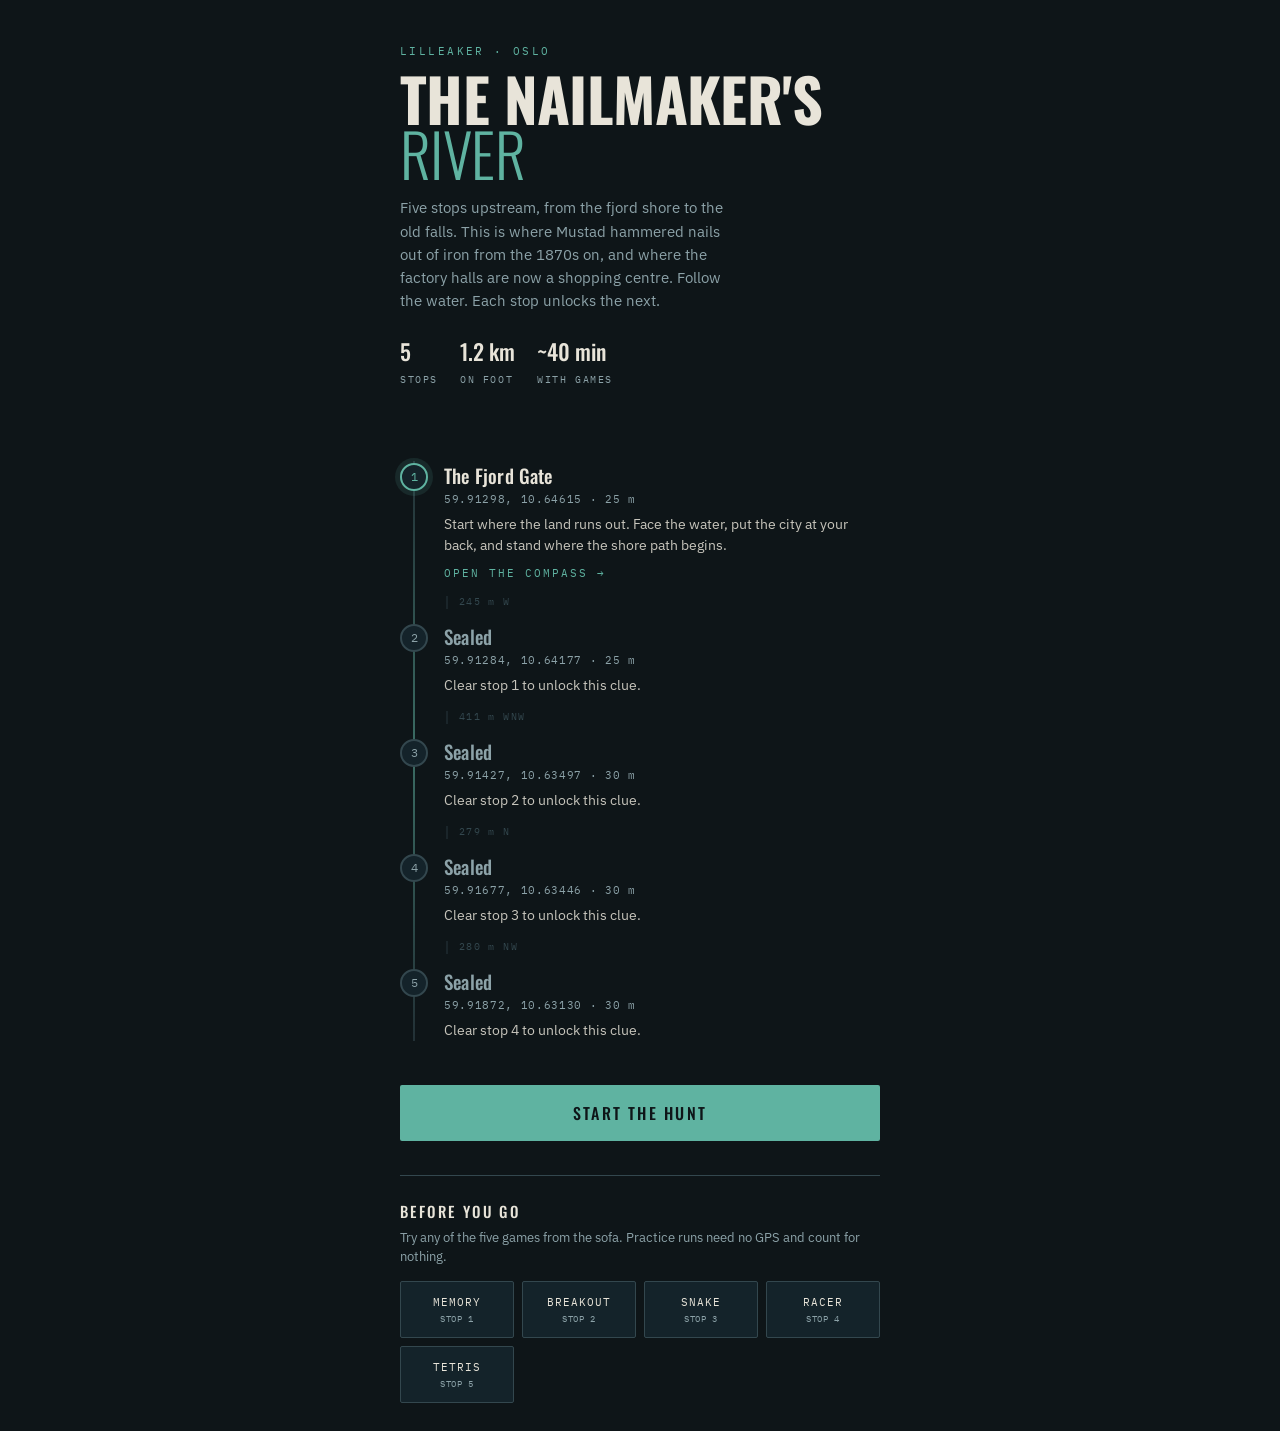
<file: index.html>
<!DOCTYPE html>
<html lang="en">
<head>
<meta charset="utf-8">
<meta name="viewport" content="width=device-width, initial-scale=1, viewport-fit=cover, user-scalable=no, maximum-scale=1">
<meta name="theme-color" content="#0E1518">
<meta name="apple-mobile-web-app-capable" content="yes">
<title>The Nailmaker's River — Lilleaker</title>
<link rel="preconnect" href="https://fonts.googleapis.com">
<link rel="preconnect" href="https://fonts.gstatic.com" crossorigin>
<link href="https://fonts.googleapis.com/css2?family=Oswald:wght@300;500;700&family=IBM+Plex+Sans:wght@400;500;600&family=IBM+Plex+Mono:wght@400;500&display=swap" rel="stylesheet">
<style>
/* ============================================================
   THE NAILMAKER'S RIVER — Fjordhunt Lilleaker
   Single file. No build step. No backend. No dependencies.
   ============================================================ */

:root{
  --ink:      #0E1518;   /* wet slate */
  --river:    #14232A;   /* deep river */
  --iron:     #24343A;   /* cold iron */
  --edge:     #33474E;   /* hairline */
  --verd:     #5FB3A1;   /* oxidised copper — primary */
  --brass:    #C9922F;   /* nail brass — locked / warning */
  --bone:     #E8E4D9;   /* birch */
  --mute:     #8CA2A8;
  --danger:   #D96A5B;
  --pad-safe: env(safe-area-inset-bottom, 0px);
}

*{ box-sizing:border-box; -webkit-tap-highlight-color:transparent; }
html,body{ margin:0; padding:0; height:100%; background:var(--ink); }
body{
  font-family:"IBM Plex Sans",system-ui,-apple-system,sans-serif;
  color:var(--bone);
  overscroll-behavior:none;
  -webkit-font-smoothing:antialiased;
}
button{ font:inherit; color:inherit; border:0; background:none; cursor:pointer; }
canvas{ display:block; touch-action:none; }

#app{ min-height:100%; display:flex; flex-direction:column; }

/* ---------- type ---------- */
.display{ font-family:"Oswald",sans-serif; font-weight:500; letter-spacing:.01em; line-height:1.02; }
.eyebrow{
  font-family:"IBM Plex Mono",monospace; font-size:11px; letter-spacing:.22em;
  text-transform:uppercase; color:var(--verd);
}
.mono{ font-family:"IBM Plex Mono",monospace; }

/* ---------- shell ---------- */
.wrap{ width:100%; max-width:520px; margin:0 auto; padding:0 20px; }
.screen{ flex:1; display:flex; flex-direction:column; padding-bottom:calc(28px + var(--pad-safe)); }

/* ---------- home hero ---------- */
.hero{ padding:44px 0 26px; }
.hero h1{
  font-family:"Oswald",sans-serif; font-weight:700; font-size:clamp(38px,13vw,60px);
  line-height:.92; margin:12px 0 0; text-transform:uppercase; letter-spacing:-.01em;
}
.hero h1 em{ display:block; font-style:normal; font-weight:300; color:var(--verd); }
.hero p{ color:var(--mute); font-size:15px; line-height:1.55; margin:16px 0 0; max-width:38ch; }

.facts{ display:flex; gap:22px; margin-top:22px; flex-wrap:wrap; }
.fact b{ display:block; font-family:"Oswald",sans-serif; font-weight:500; font-size:22px; }
.fact span{ font-family:"IBM Plex Mono",monospace; font-size:10px; letter-spacing:.16em;
  text-transform:uppercase; color:var(--mute); }

/* ---------- SIGNATURE: the river ledger ---------- */
.ledger{ margin:34px 0 0; position:relative; }
.ledger::before{
  content:""; position:absolute; left:13px; top:14px; bottom:14px; width:2px;
  background:linear-gradient(180deg,var(--edge),var(--verd),var(--edge)); opacity:.55;
}
.stopcard{
  position:relative; display:flex; gap:16px; align-items:flex-start;
  padding:14px 0; text-align:left; width:100%;
}
.rivet{
  flex:0 0 28px; height:28px; border-radius:50%; margin-top:2px; position:relative; z-index:1;
  border:2px solid var(--edge); background:var(--river);
  display:grid; place-items:center;
  font-family:"IBM Plex Mono",monospace; font-size:12px; color:var(--mute);
}
.stopcard[data-state="active"] .rivet{ border-color:var(--verd); color:var(--verd); box-shadow:0 0 0 5px rgba(95,179,161,.13); }
.stopcard[data-state="done"] .rivet{ border-color:var(--brass); background:var(--brass); color:var(--ink); }
.sc-body{ flex:1; min-width:0; }
.sc-name{ font-family:"Oswald",sans-serif; font-weight:500; font-size:19px; letter-spacing:.01em; }
.stopcard[data-state="locked"] .sc-name{ color:var(--mute); }
.sc-meta{ font-family:"IBM Plex Mono",monospace; font-size:11px; color:var(--mute); margin-top:3px; letter-spacing:.06em; }
.sc-clue{ font-size:14px; line-height:1.5; color:var(--bone); margin-top:8px; opacity:.85; }
.sc-go{ font-family:"IBM Plex Mono",monospace; font-size:11px; letter-spacing:.18em;
  text-transform:uppercase; color:var(--verd); margin-top:10px; display:inline-block; }
.leg{ font-family:"IBM Plex Mono",monospace; font-size:10px; letter-spacing:.14em;
  color:var(--edge); padding-left:44px; }

/* ---------- buttons ---------- */
.btn{
  display:block; width:100%; padding:16px; border-radius:2px; text-align:center;
  font-family:"Oswald",sans-serif; font-weight:500; font-size:16px;
  letter-spacing:.14em; text-transform:uppercase;
  background:var(--verd); color:var(--ink);
  transition:transform .12s ease, opacity .12s ease;
}
.btn:active{ transform:scale(.985); }
.btn.ghost{ background:none; color:var(--bone); border:1px solid var(--edge); }
.btn.brass{ background:var(--brass); }
.btn:disabled{ opacity:.35; }
.btn-row{ display:flex; gap:10px; }
.btn-row .btn{ flex:1; }

/* ---------- top bar ---------- */
.topbar{
  display:flex; align-items:center; justify-content:space-between; gap:12px;
  padding:calc(14px + env(safe-area-inset-top,0px)) 20px 14px;
  border-bottom:1px solid var(--edge);
}
.topbar .back{ font-family:"IBM Plex Mono",monospace; font-size:12px; letter-spacing:.14em;
  text-transform:uppercase; color:var(--mute); }
.topbar .ttl{ font-family:"Oswald",sans-serif; font-weight:500; font-size:16px;
  letter-spacing:.06em; text-transform:uppercase; }

/* ---------- AR view ---------- */
.arwrap{ position:relative; flex:1; background:#000; overflow:hidden; }
#arcanvas{ position:absolute; inset:0; width:100%; height:100%; }
.arhud{
  position:absolute; left:0; right:0; bottom:0; padding:16px 20px calc(18px + var(--pad-safe));
  background:linear-gradient(180deg,transparent,rgba(14,21,24,.92)38%);
}
.readout{ display:flex; align-items:baseline; gap:10px; }
.readout .dist{ font-family:"Oswald",sans-serif; font-weight:700; font-size:44px; line-height:1; }
.readout .unit{ font-family:"IBM Plex Mono",monospace; font-size:12px; color:var(--mute); letter-spacing:.14em; }
.readout .acc{ margin-left:auto; font-family:"IBM Plex Mono",monospace; font-size:10px;
  color:var(--mute); letter-spacing:.1em; text-align:right; }
.arnote{ font-size:13px; color:var(--mute); margin:8px 0 14px; line-height:1.45; }
.chip{
  position:absolute; top:16px; left:50%; transform:translateX(-50%);
  font-family:"IBM Plex Mono",monospace; font-size:11px; letter-spacing:.16em; text-transform:uppercase;
  background:rgba(14,21,24,.78); border:1px solid var(--edge); color:var(--bone);
  padding:7px 14px; border-radius:2px; white-space:nowrap;
}
.chip.here{ border-color:var(--verd); color:var(--verd); }

/* ---------- games ---------- */
.gamewrap{ flex:1; display:flex; flex-direction:column; padding:16px 20px calc(16px + var(--pad-safe)); }
.ghud{
  display:flex; align-items:center; gap:14px; margin-bottom:14px;
  font-family:"IBM Plex Mono",monospace; font-size:11px; letter-spacing:.12em;
  text-transform:uppercase; color:var(--mute);
}
.ghud b{ color:var(--bone); font-weight:500; }
.ghud .spacer{ flex:1; }
.nextbox{ display:flex; align-items:center; gap:8px; }
#nextcv{ width:56px; height:40px; border:1px solid var(--edge); background:var(--river); }
.screen.fixed{ height:100vh; height:100dvh; max-height:100dvh; overflow:hidden; }
.stage{ flex:1; display:grid; place-items:center; min-height:0; overflow:hidden; }
.stage canvas{ background:var(--river); border:1px solid var(--edge); max-width:100%; }

.toast{
  position:fixed; left:50%; bottom:calc(120px + var(--pad-safe)); transform:translateX(-50%);
  background:var(--danger); color:#150C0A; padding:10px 18px; border-radius:2px;
  font-family:"IBM Plex Mono",monospace; font-size:11px; letter-spacing:.12em;
  text-transform:uppercase; z-index:60; pointer-events:none;
  animation:toastin .28s ease;
}
@keyframes toastin{ from{ opacity:0; transform:translate(-50%,8px);} to{ opacity:1; transform:translate(-50%,0);} }

/* control pad — touch-action none is load-bearing on Android */
.pad{ margin-top:14px; touch-action:none; user-select:none; -webkit-user-select:none; }
.padrow{ display:flex; gap:8px; margin-top:8px; }
.key{
  flex:1; padding:16px 0; border:1px solid var(--edge); background:var(--river);
  border-radius:2px; text-align:center; font-size:20px; line-height:1;
  color:var(--bone); touch-action:none;
}
.key:active{ background:var(--iron); border-color:var(--verd); }
.key.wide{ flex:2; font-family:"IBM Plex Mono",monospace; font-size:12px; letter-spacing:.16em; }

/* memory grid */
.mgrid{ display:grid; grid-template-columns:repeat(3,1fr); gap:10px; width:100%; max-width:340px; }
.mcard{
  aspect-ratio:3/4; border:1px solid var(--edge); background:var(--river); border-radius:2px;
  display:grid; place-items:center; font-size:30px; transition:background .16s, border-color .16s;
}
.mcard[data-up="1"]{ background:var(--iron); border-color:var(--verd); }
.mcard[data-done="1"]{ background:rgba(201,146,47,.16); border-color:var(--brass); }
.mcard .face{ visibility:hidden; }           /* iOS-safe: opacity/color:transparent fails on emoji */
.mcard[data-up="1"] .face,
.mcard[data-done="1"] .face{ visibility:visible; }

/* ---------- practice ---------- */
.trybox{ margin-top:34px; border-top:1px solid var(--edge); padding-top:24px; }
.trybox h3{ font-family:"Oswald",sans-serif; font-weight:500; font-size:15px;
  letter-spacing:.16em; text-transform:uppercase; margin:0 0 6px; }
.trybox p{ color:var(--mute); font-size:13px; line-height:1.5; margin:0 0 14px; }
.trylist{ display:grid; grid-template-columns:repeat(auto-fit,minmax(92px,1fr)); gap:8px; }
.trykey{
  padding:13px 6px; border:1px solid var(--edge); background:var(--river); border-radius:2px;
  font-family:"IBM Plex Mono",monospace; font-size:11px; letter-spacing:.1em;
  text-transform:uppercase; color:var(--bone); text-align:center;
}
.trykey:active{ border-color:var(--verd); color:var(--verd); }
.trykey span{ display:block; font-size:9px; color:var(--mute); margin-top:4px; letter-spacing:.08em; }
.pbanner{
  font-family:"IBM Plex Mono",monospace; font-size:10px; letter-spacing:.16em;
  text-transform:uppercase; color:var(--brass); border:1px dashed rgba(201,146,47,.5);
  padding:7px 10px; border-radius:2px; margin-bottom:12px; text-align:center;
}

/* ---------- win ---------- */
.win{ flex:1; display:flex; flex-direction:column; justify-content:center; padding:0 20px calc(30px + var(--pad-safe)); }
.win h2{ font-family:"Oswald",sans-serif; font-weight:700; font-size:40px; text-transform:uppercase;
  margin:0 0 6px; line-height:1; }
.win p{ color:var(--mute); line-height:1.6; margin:0 0 26px; font-size:15px; }
.win .nextclue{
  border-left:2px solid var(--verd); padding:12px 0 12px 16px; margin:0 0 26px;
  font-size:16px; line-height:1.55; color:var(--bone);
}

@media (prefers-reduced-motion: reduce){
  *{ animation-duration:.001s !important; transition-duration:.001s !important; }
}
</style>
</head>
<body>
<div id="app"></div>

<script>
/* ============================================================
   YOUR HUNT — EDIT THIS
   ------------------------------------------------------------
   NOTE ON LOCAL FACTS: the clue text below leans on the area's
   industrial history (Mustad's nail works on the Lysakerelva
   from the 1870s; CC Vest opened 1989 in the old factory halls;
   the tram reached Lilleaker in 1919). Walk the route once and
   check each clue actually matches what a player can see.
   ============================================================ */

const HUNT = {
  id: 'lilleaker-01',          // <- storage key namespace. Change per city/hunt.
  title: "The Nailmaker's",
  titleEm: "River",
  region: "Lilleaker · Oslo",
  intro: "Five stops upstream, from the fjord shore to the old falls. " +
         "This is where Mustad hammered nails out of iron from the 1870s on, " +
         "and where the factory halls are now a shopping centre. " +
         "Follow the water. Each stop unlocks the next.",

  stops: [
    {
      name: "The Fjord Gate",
      lat: 59.9129802, lng: 10.6461523, radius: 25,
      clue: "Start where the land runs out. Face the water, put the city at your back, and stand where the shore path begins.",
      game: "memory",
      symbols: ["⚓","🔩","🪵","🐟","🧭","🔥"]
    },
    {
      name: "The Shore Line",
      lat: 59.9128375, lng: 10.6417665, radius: 25,
      clue: "Head west along the water, about 245 metres — three or four minutes. Stop when the path bends and the road noise rises.",
      game: "breakout",
      rows: 4
    },
    {
      name: "The River Mouth",
      lat: 59.9142695, lng: 10.6349685, radius: 30,
      clue: "Keep west-northwest, roughly 410 metres. You're looking for the point where the Lysakerelva finally reaches the fjord.",
      game: "snake",
      food: 8
    },
    {
      name: "The Factory Yard",
      lat: 59.9167688, lng: 10.6344642, radius: 30,
      clue: "Now turn upstream and go north, about 280 metres. Walk into the ground the nail works once filled.",
      game: "racer",
      goal: 1500
    },
    {
      name: "The Old Falls",
      lat: 59.9187201, lng: 10.6312979, radius: 30,
      clue: "Last leg: northwest, 280 metres, still following the river. Listen for it before you see it.",
      game: "tetris",
      lines: 7
    }
  ],

  outro: "That's the whole river. Five stops, about 1.2 kilometres, " +
         "and roughly a century and a half of iron behind you."
};

/* ============================================================
   NOTHING BELOW HERE NEEDS EDITING
   ============================================================ */

/* ---------- storage (hunt-scoped: fixes cross-hunt bleed on shared origins) ---------- */
const SKEY = 'fjordhunt:' + HUNT.id + ':v2';
function loadState(){
  try { const s = JSON.parse(localStorage.getItem(SKEY)); if (s && typeof s.cleared === 'number') return s; }
  catch(e){}
  return { cleared: 0 };
}
function saveState(s){ try{ localStorage.setItem(SKEY, JSON.stringify(s)); }catch(e){} }
let STATE = loadState();

const GAME_NAMES = { memory:'Memory', breakout:'Breakout', snake:'Snake', racer:'Racer', tetris:'Tetris' };

/* ---------- geo maths ---------- */
const R_EARTH = 6371000;
const rad = d => d * Math.PI / 180;
const deg = r => r * 180 / Math.PI;

function haversine(a1,o1,a2,o2){
  const dLat = rad(a2-a1), dLng = rad(o2-o1);
  const s = Math.sin(dLat/2)**2 + Math.cos(rad(a1))*Math.cos(rad(a2))*Math.sin(dLng/2)**2;
  return 2 * R_EARTH * Math.asin(Math.min(1, Math.sqrt(s)));
}
function bearing(a1,o1,a2,o2){
  const y = Math.sin(rad(o2-o1)) * Math.cos(rad(a2));
  const x = Math.cos(rad(a1))*Math.sin(rad(a2)) - Math.sin(rad(a1))*Math.cos(rad(a2))*Math.cos(rad(o2-o1));
  return (deg(Math.atan2(y,x)) + 360) % 360;
}
function legInfo(a,b){
  const d = haversine(a.lat,a.lng,b.lat,b.lng);
  const br = bearing(a.lat,a.lng,b.lat,b.lng);
  const names = ['N','NNE','NE','ENE','E','ESE','SE','SSE','S','SSW','SW','WSW','W','WNW','NW','NNW'];
  return { m: Math.round(d), dir: names[Math.round(br/22.5) % 16] };
}

/* ---------- tiny DOM helpers ---------- */
const app = document.getElementById('app');
function el(tag, cls, html){
  const n = document.createElement(tag);
  if (cls) n.className = cls;
  if (html != null) n.innerHTML = html;
  return n;
}
function toast(msg, ms){
  const t = el('div','toast', msg);
  document.body.appendChild(t);
  setTimeout(()=>t.remove(), ms || 1600);
}
function fitCanvas(cv, cssW, cssH){
  const dpr = Math.min(window.devicePixelRatio || 1, 2);
  cv.style.width = cssW + 'px';
  cv.style.height = cssH + 'px';
  cv.width = Math.round(cssW * dpr);
  cv.height = Math.round(cssH * dpr);
  const ctx = cv.getContext('2d');
  ctx.setTransform(dpr,0,0,dpr,0,0);
  return ctx;
}
/* press-and-hold repeater for game keys */
function holdKey(node, fn, first, rep){
  first = first || 150; rep = rep || 60;
  let t1=null, t2=null;
  const start = e => {
    e.preventDefault();                  // kills Android double-tap zoom
    fn();
    t1 = setTimeout(()=>{ t2 = setInterval(fn, rep); }, first);
  };
  const stop = () => { clearTimeout(t1); clearInterval(t2); t1=t2=null; };
  node.addEventListener('touchstart', start, {passive:false});
  node.addEventListener('touchend', stop);
  node.addEventListener('touchcancel', stop);
  node.addEventListener('mousedown', start);
  window.addEventListener('mouseup', stop);
  return () => { stop(); };
}

/* ============================================================
   ROUTER
   ============================================================ */
let teardown = null;
function go(hash){ location.hash = hash; }
function route(){
  if (teardown){ try{ teardown(); }catch(e){} teardown = null; }
  app.innerHTML = '';
  const h = location.hash || '#/';
  let m;
  if ((m = h.match(/^#\/stop\/(\d+)/)))      viewStop(+m[1]);
  else if ((m = h.match(/^#\/game\/(\d+)/))) viewGame(+m[1], false);
  else if ((m = h.match(/^#\/try\/(\d+)/)))  viewGame(+m[1], true);
  else if (h === '#/done')                   viewDone();
  else                                       viewHome();
  window.scrollTo(0,0);
}
window.addEventListener('hashchange', route);

/* ============================================================
   HOME
   ============================================================ */
function viewHome(){
  const scr = el('div','screen');
  const w   = el('div','wrap');

  const hero = el('div','hero');
  hero.appendChild(el('div','eyebrow', HUNT.region));
  hero.appendChild(el('h1', null, HUNT.title + '<em>' + HUNT.titleEm + '</em>'));
  hero.appendChild(el('p', null, HUNT.intro));

  const total = HUNT.stops.reduce((s,_,i)=> i ? s + haversine(
    HUNT.stops[i-1].lat, HUNT.stops[i-1].lng, HUNT.stops[i].lat, HUNT.stops[i].lng) : 0, 0);
  const facts = el('div','facts');
  [[HUNT.stops.length,'stops'],[ (total/1000).toFixed(1)+' km','on foot'],['~40 min','with games']]
    .forEach(([b,s])=>{
      const f = el('div','fact'); f.appendChild(el('b',null,b)); f.appendChild(el('span',null,s)); facts.appendChild(f);
    });
  hero.appendChild(facts);
  w.appendChild(hero);

  /* --- signature: the river ledger --- */
  const led = el('div','ledger');
  HUNT.stops.forEach((st,i)=>{
    const done   = i < STATE.cleared;
    const active = i === STATE.cleared;
    const state  = done ? 'done' : active ? 'active' : 'locked';

    const card = el('button','stopcard');
    card.dataset.state = state;
    card.appendChild(el('div','rivet', done ? '&#10003;' : String(i+1)));

    const body = el('div','sc-body');
    body.appendChild(el('div','sc-name', done || active ? st.name : 'Sealed'));
    body.appendChild(el('div','sc-meta', st.lat.toFixed(5) + ', ' + st.lng.toFixed(5) + ' · ' + st.radius + ' m'));
    if (active){
      body.appendChild(el('div','sc-clue', st.clue));
      body.appendChild(el('div','sc-go', 'Open the compass &#8594;'));
    } else if (done){
      body.appendChild(el('div','sc-clue', 'Cleared.'));
    } else {
      body.appendChild(el('div','sc-clue', 'Clear stop ' + i + ' to unlock this clue.'));
    }
    card.appendChild(body);

    if (done || active) card.addEventListener('click', ()=> go('#/stop/' + (i+1)));
    else card.addEventListener('click', ()=> toast('Locked'));
    led.appendChild(card);

    if (i < HUNT.stops.length - 1){
      const L = legInfo(st, HUNT.stops[i+1]);
      led.appendChild(el('div','leg', '│ ' + L.m + ' m ' + L.dir));
    }
  });
  w.appendChild(led);

  const actions = el('div', null);
  actions.style.marginTop = '30px';
  if (STATE.cleared >= HUNT.stops.length){
    const b = el('button','btn brass','Hunt complete');
    b.addEventListener('click', ()=> go('#/done'));
    actions.appendChild(b);
  } else {
    const b = el('button','btn', STATE.cleared === 0 ? 'Start the hunt' : 'Continue · stop ' + (STATE.cleared+1));
    b.addEventListener('click', ()=> go('#/stop/' + (STATE.cleared+1)));
    actions.appendChild(b);
  }
  if (STATE.cleared > 0){
    const r = el('button','btn ghost','Reset progress');
    r.style.marginTop = '10px';
    r.addEventListener('click', ()=>{
      if (confirm('Wipe progress for this hunt and start from stop 1?')){
        STATE = { cleared: 0 }; saveState(STATE); route();
      }
    });
    actions.appendChild(r);
  }
  w.appendChild(actions);

  const tb = el('div','trybox');
  tb.appendChild(el('h3', null, 'Before you go'));
  tb.appendChild(el('p', null, 'Try any of the five games from the sofa. ' +
    'Practice runs need no GPS and count for nothing.'));
  const tl = el('div','trylist');
  HUNT.stops.forEach((st,i)=>{
    const b = el('button','trykey',
      (GAME_NAMES[st.game] || st.game) + '<span>Stop ' + (i+1) + '</span>');
    b.addEventListener('click', ()=> go('#/try/' + (i+1)));
    tl.appendChild(b);
  });
  tb.appendChild(tl);
  w.appendChild(tb);

  scr.appendChild(w);
  app.appendChild(scr);
}

/* ============================================================
   STOP — camera + compass + GPS + the pin
   ============================================================ */
function viewStop(n){
  const idx  = n - 1;
  const stop = HUNT.stops[idx];
  if (!stop) return go('#/');

  const scr = el('div','screen fixed');
  scr.style.paddingBottom = '0';

  const bar  = el('div','topbar');
  const back = el('button','back','&#8592; Route');
  back.addEventListener('click', ()=> go('#/'));
  bar.appendChild(back);
  bar.appendChild(el('div','ttl','Stop ' + n));
  bar.appendChild(el('div','back','&nbsp;'));
  scr.appendChild(bar);

  const arw = el('div','arwrap');
  const cv  = el('canvas'); cv.id = 'arcanvas';
  arw.appendChild(cv);

  const chip = el('div','chip','Locating…');
  arw.appendChild(chip);

  const hud = el('div','arhud');
  const ro  = el('div','readout');
  const dist = el('div','dist','—'); const unit = el('div','unit','METRES AWAY');
  const acc  = el('div','acc','gps —<br>compass —');
  ro.appendChild(dist); ro.appendChild(unit); ro.appendChild(acc);
  hud.appendChild(ro);
  const note = el('div','arnote', stop.clue);
  hud.appendChild(note);

  const enable = el('button','btn ghost','Turn on camera &amp; compass');
  const begin  = el('button','btn','Begin the challenge');
  begin.style.display = 'none';
  hud.appendChild(enable);
  hud.appendChild(begin);
  const tryBtn = el('button','btn ghost','Practice this game');
  tryBtn.style.marginTop = '10px'; tryBtn.style.padding = '11px'; tryBtn.style.fontSize = '13px';
  tryBtn.addEventListener('click', ()=> go('#/try/' + n));
  hud.appendChild(tryBtn);
  arw.appendChild(hud);
  scr.appendChild(arw);
  app.appendChild(scr);

  begin.addEventListener('click', ()=> go('#/game/' + n));

  /* ---- live state ---- */
  let heading = null, hasAbsolute = false, smoothX = 0, smoothY = 0, smoothInit = false;
  let pos = null, distM = null, inRange = false, wasInRange = false;
  let video = null, stream = null, camOn = false, raf = 0, watchId = 0, alive = true;
  let landT = 0;   // pin landing animation clock

  /* ---- compass ---- */
  function pushHeading(h){
    const r = rad(h), x = Math.cos(r), y = Math.sin(r);
    if (!smoothInit){ smoothX = x; smoothY = y; smoothInit = true; }
    else { smoothX += (x - smoothX) * 0.18; smoothY += (y - smoothY) * 0.18; }
    heading = (deg(Math.atan2(smoothY, smoothX)) + 360) % 360;
  }
  function screenAngle(){
    if (screen.orientation && typeof screen.orientation.angle === 'number') return screen.orientation.angle;
    return window.orientation || 0;
  }
  // Separate handlers with hasAbsolute gating — feeding both into one variable
  // makes Android compasses flicker between two unrelated headings.
  function onAbsolute(e){
    if (e.alpha == null) return;
    hasAbsolute = true;
    pushHeading((360 - e.alpha + screenAngle()) % 360);
  }
  function onOrientation(e){
    if (typeof e.webkitCompassHeading === 'number' && !isNaN(e.webkitCompassHeading)){
      pushHeading(e.webkitCompassHeading);       // iOS is already true-north, no screen comp
      return;
    }
    if (hasAbsolute) return;
    if (e.absolute && e.alpha != null) pushHeading((360 - e.alpha + screenAngle()) % 360);
  }

  async function enableSensors(){
    enable.disabled = true; enable.textContent = 'Starting…';
    // iOS 13+ gates motion sensors behind an explicit gesture-bound permission call
    try{
      if (typeof DeviceOrientationEvent !== 'undefined' &&
          typeof DeviceOrientationEvent.requestPermission === 'function'){
        await DeviceOrientationEvent.requestPermission();
      }
    }catch(e){}
    window.addEventListener('deviceorientationabsolute', onAbsolute);
    window.addEventListener('deviceorientation', onOrientation);

    try{
      stream = await navigator.mediaDevices.getUserMedia({
        video:{ facingMode:{ ideal:'environment' } }, audio:false });
      video = document.createElement('video');
      video.setAttribute('playsinline',''); video.setAttribute('muted','');
      video.playsInline = true; video.muted = true; video.srcObject = stream;
      await video.play();
      camOn = true;
    }catch(e){
      camOn = false;
      toast('No camera — compass still works', 2200);
    }
    enable.style.display = 'none';
  }
  enable.addEventListener('click', enableSensors);

  /* ---- GPS ---- */
  if (navigator.geolocation){
    watchId = navigator.geolocation.watchPosition(p=>{
      pos = p;
      distM = haversine(p.coords.latitude, p.coords.longitude, stop.lat, stop.lng);
      inRange = distM <= stop.radius;
      if (inRange && !wasInRange){ wasInRange = true; landT = 0; if (navigator.vibrate) navigator.vibrate([30,60,30]); }
      if (!inRange) wasInRange = false;
    }, err=>{
      chip.textContent = err.code === 1 ? 'Location blocked' : 'No GPS fix yet';
    }, { enableHighAccuracy:true, maximumAge:1000, timeout:20000 });
  }

  /* ---- the pin: a map-marker teardrop, drawn on the 2D canvas ---- */
  function drawPin(ctx, x, yTip, r, fill, planted){
    const d  = r * 2.6;                    // tip sits this far below the head centre
    const cy = yTip - d;
    const k  = Math.sqrt(1 - (r*r)/(d*d)); // tangent geometry from tip to head circle
    const a0 = Math.atan2(r/d,  k);
    const a1 = Math.atan2(r/d, -k);

    // ground shadow
    ctx.save();
    ctx.globalAlpha = planted ? 0.5 : 0.28;
    ctx.fillStyle = '#000';
    ctx.beginPath(); ctx.ellipse(x, yTip + 3, r * 0.85, r * 0.26, 0, 0, Math.PI*2); ctx.fill();
    ctx.restore();

    // body
    ctx.save();
    ctx.shadowColor = 'rgba(0,0,0,.55)'; ctx.shadowBlur = 14; ctx.shadowOffsetY = 4;
    ctx.beginPath();
    ctx.moveTo(x, yTip);
    ctx.lineTo(x + r*k, cy + r*r/d);
    ctx.arc(x, cy, r, a0, a1, true);
    ctx.closePath();
    ctx.fillStyle = fill; ctx.fill();
    ctx.restore();

    // rim + hole
    ctx.lineWidth = Math.max(1.5, r*0.09);
    ctx.strokeStyle = 'rgba(0,0,0,.28)';
    ctx.beginPath(); ctx.arc(x, cy, r*0.99, 0, Math.PI*2); ctx.stroke();
    ctx.beginPath(); ctx.arc(x, cy, r*0.40, 0, Math.PI*2);
    ctx.fillStyle = '#0E1518'; ctx.fill();
  }

  /* the nav arrow: points at the bearing. 0deg = straight ahead. */
  function drawNavArrow(ctx, x, y, s, angleDeg, color){
    ctx.save();
    ctx.translate(x, y);
    ctx.rotate(rad(angleDeg));
    ctx.scale(1, 0.88);                       // slight ground-plane squash
    ctx.shadowColor = 'rgba(0,0,0,.5)'; ctx.shadowBlur = 12; ctx.shadowOffsetY = 4;
    ctx.beginPath();
    ctx.moveTo(0, -s);
    ctx.lineTo( s*0.78,  s*0.18);
    ctx.lineTo( s*0.30,  s*0.04);
    ctx.lineTo( s*0.30,  s*0.80);
    ctx.lineTo(-s*0.30,  s*0.80);
    ctx.lineTo(-s*0.30,  s*0.04);
    ctx.lineTo(-s*0.78,  s*0.18);
    ctx.closePath();
    ctx.fillStyle = color; ctx.fill();
    ctx.shadowColor = 'transparent';
    ctx.lineWidth = Math.max(1.5, s*0.06);
    ctx.strokeStyle = 'rgba(14,21,24,.45)'; ctx.stroke();
    ctx.restore();
  }

  /* ---- render loop ---- */
  const ctx = cv.getContext('2d');
  let dpr = 1;
  function resize(){
    const r = arw.getBoundingClientRect();
    dpr = Math.min(window.devicePixelRatio || 1, 2);
    cv.width  = Math.round(r.width  * dpr);
    cv.height = Math.round(r.height * dpr);
    ctx.setTransform(dpr,0,0,dpr,0,0);
    return r;
  }
  let box = resize();
  const onResize = () => { box = resize(); };
  window.addEventListener('resize', onResize);
  window.addEventListener('orientationchange', onResize);

  const HALF_FOV = 32;   // degrees either side of centre we treat as "on screen"

  function frame(ts){
    if (!alive) return;
    raf = requestAnimationFrame(frame);
    const W = box.width || cv.clientWidth, H = box.height || cv.clientHeight;
    if (!W || !H){ box = resize(); return; }

    // background: camera feed, or a dark sonar field if the camera is off
    if (camOn && video && video.readyState >= 2){
      const vw = video.videoWidth, vh = video.videoHeight;
      const s = Math.max(W/vw, H/vh);
      const dw = vw*s, dh = vh*s;
      ctx.drawImage(video, (W-dw)/2, (H-dh)/2, dw, dh);
      ctx.fillStyle = 'rgba(14,21,24,.18)'; ctx.fillRect(0,0,W,H);
    } else {
      const g = ctx.createRadialGradient(W/2,H*0.55,10,W/2,H*0.55,Math.max(W,H)*0.8);
      g.addColorStop(0,'#1B2C33'); g.addColorStop(1,'#0B1114');
      ctx.fillStyle = g; ctx.fillRect(0,0,W,H);
      ctx.strokeStyle = 'rgba(95,179,161,.10)'; ctx.lineWidth = 1;
      for (let i=1;i<=4;i++){
        ctx.beginPath(); ctx.arc(W/2, H*0.55, i*Math.min(W,H)*0.11, 0, Math.PI*2); ctx.stroke();
      }
    }

    // horizon tick line
    ctx.strokeStyle = 'rgba(232,228,217,.16)'; ctx.lineWidth = 1;
    ctx.beginPath(); ctx.moveTo(0,H*0.52); ctx.lineTo(W,H*0.52); ctx.stroke();

    if (pos == null){
      chip.textContent = 'Waiting for GPS…'; chip.className = 'chip';
    } else if (heading == null){
      chip.textContent = camOn ? 'Waiting for compass…' : 'Compass off';
      chip.className = 'chip';
    }

    if (pos){
      const brg = bearing(pos.coords.latitude, pos.coords.longitude, stop.lat, stop.lng);
      let delta = heading == null ? 0 : ((brg - heading + 540) % 360) - 180;

      const planted = inRange;
      const color   = planted ? '#5FB3A1' : '#C9922F';

      // pin size grows as you close in; caps so it never swamps the frame
      const near = distM == null ? 1 : Math.min(1, 40 / Math.max(distM, 8));
      let r = Math.min(W,H) * (0.045 + 0.075 * near);

      if (planted){
        // land it dead centre with a short settle bounce
        landT = Math.min(1, landT + 0.045);
        const ease = 1 - Math.pow(1 - landT, 3);
        const bounce = Math.sin(landT * Math.PI * 2) * (1 - landT) * 14;
        const yTip = H*0.52 + (1-ease) * -H*0.35 + bounce;
        // pulsing ring on the ground
        const p = (ts/900) % 1;
        ctx.save();
        ctx.globalAlpha = (1-p) * 0.6; ctx.strokeStyle = '#5FB3A1'; ctx.lineWidth = 2;
        ctx.beginPath(); ctx.ellipse(W/2, H*0.52+3, r*(0.9+p*2.6), r*(0.28+p*0.8), 0, 0, Math.PI*2); ctx.stroke();
        ctx.restore();
        drawPin(ctx, W/2, yTip, r*1.15, color, true);
        chip.textContent = "You're here · " + stop.name;
        chip.className = 'chip here';
      } else if (heading != null){
        // navigating: arrow rotates to the bearing and slides toward the side
        // the target is on. Behind you it simply points back down the screen.
        const t = Math.max(-1, Math.min(1, delta / HALF_FOV));
        const size = Math.min(W, H) * 0.125;
        const x = W/2 + t * (W/2 - size*1.5);
        const y = H*0.52 + Math.sin(ts/700) * 5;
        drawNavArrow(ctx, x, y, size, delta, '#C9922F');
        const off = Math.round(Math.abs(delta));
        if (off < 12)       chip.textContent = 'Straight ahead';
        else if (off > 150) chip.textContent = 'Turn around · ' + off + '°';
        else                chip.textContent = 'Turn ' + (delta > 0 ? 'right' : 'left') + ' · ' + off + '°';
        chip.className = 'chip';
      } else {
        drawNavArrow(ctx, W/2, H*0.52, Math.min(W,H)*0.125, 0, 'rgba(201,146,47,.38)');
        chip.textContent = 'Compass off — distance only';
        chip.className = 'chip';
      }

      // readout
      dist.textContent = distM == null ? '—' : (distM < 1000 ? Math.round(distM) : (distM/1000).toFixed(2));
      unit.textContent = distM != null && distM >= 1000 ? 'KM AWAY' : 'METRES AWAY';
      acc.innerHTML = 'gps ±' + Math.round(pos.coords.accuracy) + ' m<br>' +
                      (heading == null ? 'compass —' : 'heading ' + Math.round(heading) + '°');

      const show = inRange;
      begin.style.display = show ? 'block' : 'none';
      if (show) note.textContent = 'Look around you. ' + stop.name + ' — take the challenge when you are ready.';
      else if (pos.coords.accuracy > 40) note.textContent = stop.clue + ' (GPS is vague here — wave the phone in a figure of eight.)';
      else note.textContent = stop.clue;
    }
  }
  raf = requestAnimationFrame(frame);

  teardown = () => {
    alive = false;
    cancelAnimationFrame(raf);
    window.removeEventListener('resize', onResize);
    window.removeEventListener('orientationchange', onResize);
    window.removeEventListener('deviceorientationabsolute', onAbsolute);
    window.removeEventListener('deviceorientation', onOrientation);
    if (watchId) navigator.geolocation.clearWatch(watchId);
    if (stream) stream.getTracks().forEach(t=>t.stop());
    if (video){ video.pause(); video.srcObject = null; }
  };
}

/* ============================================================
   GAME SHELL
   ============================================================ */
function viewGame(n, practice){
  const idx  = n - 1;
  const stop = HUNT.stops[idx];
  if (!stop) return go('#/');

  const scr = el('div','screen fixed'); scr.style.paddingBottom = '0';
  const bar = el('div','topbar');
  const back = el('button','back', practice ? '&#8592; Route' : '&#8592; Compass');
  back.addEventListener('click', ()=> go(practice ? '#/' : '#/stop/' + n));
  bar.appendChild(back);
  bar.appendChild(el('div','ttl', practice ? GAME_NAMES[stop.game] || 'Practice' : stop.name));
  bar.appendChild(el('div','back','&nbsp;'));
  scr.appendChild(bar);

  const gw = el('div','gamewrap');
  if (practice) gw.appendChild(el('div','pbanner','Practice run — nothing is recorded'));
  scr.appendChild(gw);
  app.appendChild(scr);

  const onWin = () => {
    if (!practice && STATE.cleared < n){ STATE.cleared = n; saveState(STATE); }
    if (navigator.vibrate) navigator.vibrate([40,50,40,50,120]);
    setTimeout(()=> renderWin(n, practice), 420);
  };

  const runners = { memory:gameMemory, breakout:gameBreakout, snake:gameSnake, racer:gameRacer, tetris:gameTetris };
  const run = runners[stop.game] || gameMemory;
  teardown = run(gw, stop, onWin) || null;
}

function renderWin(n, practice){
  if (teardown){ try{ teardown(); }catch(e){} teardown = null; }
  app.innerHTML = '';

  if (practice){
    const st  = HUNT.stops[n-1];
    const scr = el('div','screen');
    const w   = el('div','win');
    w.appendChild(el('div','eyebrow','Practice run'));
    w.appendChild(el('h2', null, 'Cleared'));
    w.appendChild(el('p', null, 'Nothing recorded. The real ' + (GAME_NAMES[st.game]||'run') +
      ' is waiting at <b>' + st.name + '</b> — you have to be standing there to start it.'));
    const again = el('button','btn','Run it again');
    again.addEventListener('click', ()=> route());
    w.appendChild(again);
    const home = el('button','btn ghost','Back to route'); home.style.marginTop = '10px';
    home.addEventListener('click', ()=> go('#/'));
    w.appendChild(home);
    scr.appendChild(w); app.appendChild(scr);
    return;
  }

  const last = n >= HUNT.stops.length;
  const scr = el('div','screen');
  const w = el('div','win');
  w.appendChild(el('div','eyebrow', last ? 'Final stop' : 'Stop ' + n + ' cleared'));
  w.appendChild(el('h2', null, last ? 'River&rsquo;s end' : 'Nailed it'));

  if (last){
    w.appendChild(el('p', null, HUNT.outro));
    const b = el('button','btn brass','See the full route');
    b.addEventListener('click', ()=> go('#/done'));
    w.appendChild(b);
  } else {
    const nx = HUNT.stops[n];
    const L  = legInfo(HUNT.stops[n-1], nx);
    w.appendChild(el('p', null, 'Next: <b>' + nx.name + '</b> — ' + L.m + ' m ' + L.dir + '.'));
    w.appendChild(el('div','nextclue', nx.clue));
    const b = el('button','btn','Follow the compass');
    b.addEventListener('click', ()=> go('#/stop/' + (n+1)));
    w.appendChild(b);
    const r = el('button','btn ghost','Back to route'); r.style.marginTop='10px';
    r.addEventListener('click', ()=> go('#/'));
    w.appendChild(r);
  }
  scr.appendChild(w);
  app.appendChild(scr);
}

function viewDone(){
  const scr = el('div','screen');
  const w = el('div','win');
  w.appendChild(el('div','eyebrow', HUNT.region));
  w.appendChild(el('h2', null, 'Hunt complete'));
  w.appendChild(el('p', null, HUNT.outro));
  const list = el('div','ledger');
  HUNT.stops.forEach((st,i)=>{
    const c = el('div','stopcard'); c.dataset.state = 'done';
    c.appendChild(el('div','rivet','&#10003;'));
    const b = el('div','sc-body');
    b.appendChild(el('div','sc-name', st.name));
    b.appendChild(el('div','sc-meta', st.lat.toFixed(5)+', '+st.lng.toFixed(5)));
    c.appendChild(b); list.appendChild(c);
  });
  w.appendChild(list);
  const r = el('button','btn ghost','Run it again'); r.style.marginTop='24px';
  r.addEventListener('click', ()=>{ STATE={cleared:0}; saveState(STATE); go('#/'); });
  w.appendChild(r);
  scr.appendChild(w);
  app.appendChild(scr);
}

/* ---------- shared: stage sizing ---------- */
function makeStage(gw){
  const stage = el('div','stage');
  gw.appendChild(stage);
  return stage;
}
function stageBox(stage, aspect){
  const r = stage.getBoundingClientRect();
  let w = Math.min(r.width, 420);
  let h = w / aspect;
  if (h > r.height){ h = r.height; w = h * aspect; }
  return { w: Math.floor(w), h: Math.floor(h) };
}

/* ============================================================
   GAME 1 — MEMORY
   ============================================================ */
function gameMemory(gw, stop, onWin){
  const syms = (stop.symbols && stop.symbols.length >= 6) ? stop.symbols.slice(0,6)
             : ['⚓','🔩','🪵','🐟','🧭','🔥'];
  const hud = el('div','ghud');
  const moves = el('b','','0');
  hud.appendChild(el('span',null,'Pairs&nbsp;'));
  const pairsN = el('b','','0/6'); hud.appendChild(pairsN);
  hud.appendChild(el('div','spacer'));
  hud.appendChild(el('span',null,'Flips&nbsp;')); hud.appendChild(moves);
  gw.appendChild(hud);

  const stage = makeStage(gw);
  const grid = el('div','mgrid');
  stage.appendChild(grid);

  const deck = syms.concat(syms).sort(()=>Math.random()-0.5);
  let open = [], lock = false, found = 0, flips = 0;

  deck.forEach((s,i)=>{
    const c = el('button','mcard');
    c.dataset.up = '0'; c.dataset.sym = s; c.dataset.i = i;
    c.appendChild(el('span','face', s));
    c.addEventListener('click', ()=>{
      if (lock || c.dataset.up === '1' || c.dataset.done === '1') return;
      c.dataset.up = '1'; open.push(c);
      flips++; moves.textContent = flips;
      if (open.length === 2){
        lock = true;
        const [a,b] = open;
        if (a.dataset.sym === b.dataset.sym){
          setTimeout(()=>{
            a.dataset.done='1'; b.dataset.done='1';
            open = []; lock = false; found++;
            pairsN.textContent = found + '/6';
            if (found === 6) onWin();
          }, 320);
        } else {
          setTimeout(()=>{ a.dataset.up='0'; b.dataset.up='0'; open=[]; lock=false; }, 700);
        }
      }
    });
    grid.appendChild(c);
  });

  gw.appendChild(el('div','arnote','Find all six pairs. Two taps at a time.'));
  return null;
}

/* ============================================================
   GAME 2 — BREAKOUT
   ============================================================ */
function gameBreakout(gw, stop, onWin){
  const ROWS = Math.max(2, Math.min(6, stop.rows || 4)), COLS = 7;
  const hud = el('div','ghud');
  hud.appendChild(el('span',null,'Bricks&nbsp;')); const bN = el('b','','0'); hud.appendChild(bN);
  hud.appendChild(el('div','spacer'));
  hud.appendChild(el('span',null,'Lives&nbsp;')); const lN = el('b','','3'); hud.appendChild(lN);
  gw.appendChild(hud);

  const stage = makeStage(gw);
  gw.appendChild(el('div','arnote','Drag anywhere below the bricks to move the bar. Clear every brick.'));

  const box = stageBox(stage, 3/4);
  const W = box.w, H = box.h;
  const cv = el('canvas'); stage.appendChild(cv);
  const ctx = fitCanvas(cv, W, H);

  const bw = (W - 16) / COLS, bh = 16;
  let bricks = [], lives = 3, alive = true, raf = 0;
  function reset(full){
    if (full){
      bricks = [];
      for (let r=0;r<ROWS;r++) for (let c=0;c<COLS;c++)
        bricks.push({ x: 8 + c*bw, y: 44 + r*(bh+6), w: bw-4, h: bh, on: true });
      lives = 3; lN.textContent = lives;
    }
    px = W/2; ball.x = W/2; ball.y = H*0.62;
    const a = (-60 - Math.random()*60) * Math.PI/180;
    ball.vx = Math.cos(a) * spd; ball.vy = Math.sin(a) * spd;
  }
  const pw = Math.max(64, W*0.24), ph = 12;
  let px = W/2, spd = Math.max(3.2, W/110);
  const ball = { x:W/2, y:H*0.62, vx:0, vy:0, r: Math.max(5, W/56) };
  reset(true);

  function drag(e){
    const t = e.touches ? e.touches[0] : e;
    const r = cv.getBoundingClientRect();
    px = Math.max(pw/2, Math.min(W-pw/2, t.clientX - r.left));
    e.preventDefault();
  }
  cv.addEventListener('touchstart', drag, {passive:false});
  cv.addEventListener('touchmove',  drag, {passive:false});
  cv.addEventListener('mousemove',  e => { if (e.buttons) drag(e); });

  function step(){
    if (!alive) return;
    raf = requestAnimationFrame(step);
    ball.x += ball.vx; ball.y += ball.vy;
    if (ball.x < ball.r){ ball.x = ball.r; ball.vx *= -1; }
    if (ball.x > W-ball.r){ ball.x = W-ball.r; ball.vx *= -1; }
    if (ball.y < ball.r){ ball.y = ball.r; ball.vy *= -1; }

    const py = H - 34;
    if (ball.vy > 0 && ball.y + ball.r >= py && ball.y + ball.r <= py + ph + 8 &&
        ball.x > px - pw/2 - ball.r && ball.x < px + pw/2 + ball.r){
      ball.y = py - ball.r;
      const off = (ball.x - px) / (pw/2);
      const ang = (-90 + off * 58) * Math.PI/180;
      ball.vx = Math.cos(ang)*spd; ball.vy = Math.sin(ang)*spd;
    }

    for (const b of bricks){
      if (!b.on) continue;
      if (ball.x > b.x - ball.r && ball.x < b.x + b.w + ball.r &&
          ball.y > b.y - ball.r && ball.y < b.y + b.h + ball.r){
        b.on = false; ball.vy *= -1;
        if (!bricks.some(z=>z.on)){ alive = false; cancelAnimationFrame(raf); onWin(); return; }
        break;
      }
    }

    if (ball.y - ball.r > H){
      lives--; lN.textContent = Math.max(0,lives);
      if (lives <= 0){ toast('Out of lives — bricks reset'); reset(true); }
      else reset(false);
    }

    bN.textContent = bricks.filter(b=>b.on).length;

    ctx.fillStyle = '#14232A'; ctx.fillRect(0,0,W,H);
    bricks.forEach((b,i)=>{
      if (!b.on) return;
      ctx.fillStyle = ['#5FB3A1','#4E9C8C','#C9922F','#A87826','#7FBFB1','#3F8577'][Math.floor(i/COLS)%6];
      ctx.fillRect(b.x, b.y, b.w, b.h);
    });
    ctx.fillStyle = '#E8E4D9'; ctx.fillRect(px-pw/2, py, pw, ph);
    ctx.beginPath(); ctx.arc(ball.x, ball.y, ball.r, 0, Math.PI*2);
    ctx.fillStyle = '#5FB3A1'; ctx.fill();
  }
  raf = requestAnimationFrame(step);
  return () => { alive = false; cancelAnimationFrame(raf); };
}

/* ============================================================
   GAME 3 — SNAKE
   ============================================================ */
function gameSnake(gw, stop, onWin){
  const TARGET = stop.food || 8;
  const N = 14;

  const hud = el('div','ghud');
  hud.appendChild(el('span',null,'Caught&nbsp;')); const sN = el('b','','0/'+TARGET); hud.appendChild(sN);
  hud.appendChild(el('div','spacer'));
  hud.appendChild(el('span',null,'Length&nbsp;')); const lN = el('b','','3'); hud.appendChild(lN);
  gw.appendChild(hud);

  const stage = makeStage(gw);
  const pad = el('div','pad');
  const r1 = el('div','padrow'), r2 = el('div','padrow');
  const spL = el('div','key'); spL.style.visibility='hidden'; spL.textContent='.';
  const up = el('button','key','&#9650;');
  const spR = el('div','key'); spR.style.visibility='hidden'; spR.textContent='.';
  r1.appendChild(spL); r1.appendChild(up); r1.appendChild(spR);
  const lf = el('button','key','&#9664;'), dn = el('button','key','&#9660;'), rt = el('button','key','&#9654;');
  r2.appendChild(lf); r2.appendChild(dn); r2.appendChild(rt);
  pad.appendChild(r1); pad.appendChild(r2);
  gw.appendChild(pad);
  gw.appendChild(el('div','arnote','Swipe on the board or use the pad. Walls and your own tail end the run.'));

  const box = stageBox(stage, 1);
  const W = box.w, H = box.w;
  const cv = el('canvas'); stage.appendChild(cv);
  const ctx = fitCanvas(cv, W, H);
  const cell = W / N;

  let snake, dir, queue, food, tick, acc, last, raf = 0, alive = true;
  function reset(){
    snake = [{x:7,y:9},{x:7,y:10},{x:7,y:11}];
    dir = {x:0,y:-1}; queue = []; tick = 200; acc = 0; last = 0;
    placeFood(); sN.textContent = '0/'+TARGET; lN.textContent = snake.length;
    eaten = 0;
  }
  let eaten = 0;
  function placeFood(){
    do { food = { x: Math.floor(Math.random()*N), y: Math.floor(Math.random()*N) }; }
    while (snake.some(s=>s.x===food.x && s.y===food.y));
  }
  reset();

  function turn(nx,ny){
    const base = queue.length ? queue[queue.length-1] : dir;
    if (base.x === -nx && base.y === -ny) return;      // no instant reversal
    if (base.x === nx && base.y === ny) return;
    if (queue.length < 2) queue.push({x:nx,y:ny});
  }

  // swipe
  let sx=0, sy=0;
  cv.addEventListener('touchstart', e=>{ const t=e.touches[0]; sx=t.clientX; sy=t.clientY; e.preventDefault(); }, {passive:false});
  cv.addEventListener('touchend', e=>{
    const t = e.changedTouches[0], dx = t.clientX - sx, dy = t.clientY - sy;
    if (Math.abs(dx) < 18 && Math.abs(dy) < 18) return;
    if (Math.abs(dx) > Math.abs(dy)) turn(dx>0?1:-1, 0); else turn(0, dy>0?1:-1);
  });

  const bind = (node, fx, fy) => {
    const h = e => { e.preventDefault(); turn(fx,fy); };
    node.addEventListener('touchstart', h, {passive:false});
    node.addEventListener('click', e=>{ e.preventDefault(); turn(fx,fy); });
  };
  bind(up,0,-1); bind(dn,0,1); bind(lf,-1,0); bind(rt,1,0);
  const onKey = e => {
    const m = {ArrowUp:[0,-1],ArrowDown:[0,1],ArrowLeft:[-1,0],ArrowRight:[1,0]}[e.key];
    if (m){ e.preventDefault(); turn(m[0],m[1]); }
  };
  window.addEventListener('keydown', onKey);

  function advance(){
    if (queue.length) dir = queue.shift();
    const head = { x: snake[0].x + dir.x, y: snake[0].y + dir.y };
    if (head.x < 0 || head.y < 0 || head.x >= N || head.y >= N ||
        snake.some(s=>s.x===head.x && s.y===head.y)){
      toast('Run over — back to the start'); reset(); return;
    }
    snake.unshift(head);
    if (head.x === food.x && head.y === food.y){
      eaten++; sN.textContent = eaten + '/' + TARGET; lN.textContent = snake.length;
      tick = Math.max(95, tick - 9);
      if (eaten >= TARGET){ alive = false; cancelAnimationFrame(raf); onWin(); return; }
      placeFood();
    } else {
      snake.pop();
    }
  }

  function loop(ts){
    if (!alive) return;
    raf = requestAnimationFrame(loop);
    if (!last) last = ts;
    acc += ts - last; last = ts;
    while (acc >= tick){ acc -= tick; advance(); if (!alive) return; }

    ctx.fillStyle = '#14232A'; ctx.fillRect(0,0,W,H);
    ctx.strokeStyle = 'rgba(51,71,78,.5)'; ctx.lineWidth = 1;
    for (let i=1;i<N;i++){
      ctx.beginPath(); ctx.moveTo(i*cell,0); ctx.lineTo(i*cell,H); ctx.stroke();
      ctx.beginPath(); ctx.moveTo(0,i*cell); ctx.lineTo(W,i*cell); ctx.stroke();
    }
    // food — a brass rivet
    ctx.beginPath(); ctx.arc((food.x+.5)*cell, (food.y+.5)*cell, cell*0.32, 0, Math.PI*2);
    ctx.fillStyle = '#C9922F'; ctx.fill();
    snake.forEach((s,i)=>{
      ctx.fillStyle = i === 0 ? '#E8E4D9' : '#5FB3A1';
      ctx.globalAlpha = i === 0 ? 1 : Math.max(.45, 1 - i/(snake.length+4));
      ctx.fillRect(s.x*cell+1.5, s.y*cell+1.5, cell-3, cell-3);
    });
    ctx.globalAlpha = 1;
  }
  raf = requestAnimationFrame(loop);
  return () => { alive = false; cancelAnimationFrame(raf); window.removeEventListener('keydown', onKey); };
}

/* ============================================================
   GAME 4 — RACER (dodge the traffic)
   ============================================================ */
function gameRacer(gw, stop, onWin){
  const GOAL_M   = stop.goal || 1500;   // metres of clean road to finish the leg
  const PX_PER_M = 10;
  const TOTAL    = GOAL_M * PX_PER_M;
  const LANES    = 3;

  const hud = el('div','ghud');
  hud.appendChild(el('span',null,'Distance&nbsp;')); const dN = el('b','','0 m'); hud.appendChild(dN);
  hud.appendChild(el('div','spacer'));
  hud.appendChild(el('span',null,'Shields&nbsp;')); const sN = el('b','','3'); hud.appendChild(sN);
  gw.appendChild(hud);

  const stage = makeStage(gw);
  const pad = el('div','pad');
  const row = el('div','padrow');
  const lf = el('button','key','&#9664;'), rt = el('button','key','&#9654;');
  row.appendChild(lf); row.appendChild(rt);
  pad.appendChild(row); gw.appendChild(pad);
  gw.appendChild(el('div','arnote',
    'Touch or drag on the road to steer into a lane, or use the arrows. ' +
    'Three shields. Lose them all and the whole leg restarts.'));

  const box = stageBox(stage, 3/5);
  const W = box.w, H = box.h;
  const cv = el('canvas'); stage.appendChild(cv);
  const ctx = fitCanvas(cv, W, H);

  const roadW = W * 0.86, roadX = (W - roadW)/2, laneW = roadW / LANES;
  const carW  = laneW * 0.60, carH = carW * 1.6;
  const carY  = H - carH - 14;

  let lane, carX, obs, travelled, vpx, stripe, shields, invuln, nextSpawnAt, freeLane, last, raf = 0, alive = true;

  function reset(){
    lane = 1; carX = roadX + laneW*1.5;
    obs = []; travelled = 0; vpx = 0.30; stripe = 0;
    shields = 3; invuln = 0; freeLane = 1;
    nextSpawnAt = H * 0.6;              // first row is already a little way ahead
    last = 0;
    sN.textContent = '3'; dN.textContent = '0 m';
  }
  reset();

  /* --- spawning ---------------------------------------------------------
     Rows are placed by distance travelled, not by clock, so density stays
     honest as the speed climbs. The free lane only ever shifts by one lane
     between rows, so every row is reachable with a single move. */
  function spawnRow(){
    freeLane = Math.max(0, Math.min(LANES-1, freeLane + (Math.floor(Math.random()*3) - 1)));
    const others = [];
    for (let i=0;i<LANES;i++) if (i !== freeLane) others.push(i);
    const count = Math.random() < 0.45 ? 2 : 1;
    if (count === 1) others.splice(Math.floor(Math.random()*others.length), 1);
    others.forEach(l => obs.push({
      lane: l, y: -carH, hit: false,
      hue: Math.random() < 0.5 ? '#C9922F' : '#D96A5B'
    }));
  }

  /* --- steering --------------------------------------------------------- */
  const setLane = l => { lane = Math.max(0, Math.min(LANES-1, l)); };
  const move    = d => setLane(lane + d);
  const laneAt  = clientX => {
    const r = cv.getBoundingClientRect();
    return Math.floor((clientX - r.left - roadX) / laneW);
  };
  const onTouch = e => { e.preventDefault(); setLane(laneAt(e.touches[0].clientX)); };
  cv.addEventListener('touchstart', onTouch, {passive:false});
  cv.addEventListener('touchmove',  onTouch, {passive:false});
  cv.addEventListener('mousedown', e => setLane(laneAt(e.clientX)));
  cv.addEventListener('mousemove', e => { if (e.buttons) setLane(laneAt(e.clientX)); });

  [[lf,-1],[rt,1]].forEach(([n,d])=>{
    const h = e => { e.preventDefault(); move(d); };
    n.addEventListener('touchstart', h, {passive:false});
    n.addEventListener('click', h);
  });
  const onKey = e => {
    if (e.key === 'ArrowLeft'){ e.preventDefault(); move(-1); }
    if (e.key === 'ArrowRight'){ e.preventDefault(); move(1); }
  };
  window.addEventListener('keydown', onKey);

  function loop(ts){
    if (!alive) return;
    raf = requestAnimationFrame(loop);
    if (!last) last = ts;
    const dt = Math.min(48, ts - last); last = ts;

    const prog = travelled / TOTAL;
    vpx = 0.30 + prog * 0.42;                       // 0.30 -> 0.72 px/ms
    const px = vpx * dt;
    travelled += px;
    stripe = (stripe + px) % 46;

    // gap between rows shrinks, but never below three-quarters of a screen
    const gap = H * (1.05 - prog * 0.30);
    if (travelled >= nextSpawnAt){ nextSpawnAt = travelled + gap; spawnRow(); }

    obs.forEach(o => o.y += px);
    obs = obs.filter(o => o.y < H + carH);

    // steer
    carX += (roadX + laneW*(lane + 0.5) - carX) * 0.26;

    // collide
    if (invuln > 0) invuln -= dt;
    else {
      for (const o of obs){
        if (o.hit) continue;
        const ox = roadX + laneW*(o.lane + 0.5);
        if (Math.abs(ox - carX) < carW*0.9 &&
            o.y + carH > carY + 8 && o.y < carY + carH - 8){
          o.hit = true; shields--; invuln = 1300;
          sN.textContent = Math.max(0, shields);
          if (navigator.vibrate) navigator.vibrate(80);
          if (shields <= 0){ toast('Wrecked — leg restarts'); reset(); }
          else toast('Clipped it — ' + shields + ' shield' + (shields>1?'s':'') + ' left');
          break;
        }
      }
    }

    dN.textContent = Math.round(Math.min(TOTAL, travelled) / PX_PER_M) + ' m';
    if (travelled >= TOTAL){ alive = false; cancelAnimationFrame(raf); onWin(); return; }

    /* --- draw --- */
    ctx.fillStyle = '#0E1518'; ctx.fillRect(0,0,W,H);
    ctx.fillStyle = '#14232A'; ctx.fillRect(roadX, 0, roadW, H);

    ctx.strokeStyle = 'rgba(232,228,217,.26)'; ctx.lineWidth = 3;
    for (let l=1;l<LANES;l++){
      const x = roadX + laneW*l;
      for (let y = -46 + stripe; y < H; y += 46){
        ctx.beginPath(); ctx.moveTo(x,y); ctx.lineTo(x, y+24); ctx.stroke();
      }
    }
    ctx.strokeStyle = 'rgba(95,179,161,.55)'; ctx.lineWidth = 2;
    ctx.beginPath(); ctx.moveTo(roadX,0); ctx.lineTo(roadX,H); ctx.stroke();
    ctx.beginPath(); ctx.moveTo(roadX+roadW,0); ctx.lineTo(roadX+roadW,H); ctx.stroke();

    const car = (x,y,fill,alpha) => {
      ctx.globalAlpha = alpha == null ? 1 : alpha;
      ctx.fillStyle = fill;
      ctx.fillRect(x - carW/2, y, carW, carH);
      ctx.fillStyle = 'rgba(14,21,24,.55)';
      ctx.fillRect(x - carW*0.32, y + carH*0.15, carW*0.64, carH*0.26);
      ctx.fillRect(x - carW*0.32, y + carH*0.63, carW*0.64, carH*0.2);
      ctx.globalAlpha = 1;
    };
    obs.forEach(o => car(roadX + laneW*(o.lane+0.5), o.y, o.hit ? '#4A5A60' : o.hue));
    car(carX, carY, '#5FB3A1', invuln > 0 ? (Math.floor(ts/90) % 2 ? 0.3 : 1) : 1);

    ctx.fillStyle = 'rgba(232,228,217,.14)'; ctx.fillRect(0,0,W,4);
    ctx.fillStyle = '#5FB3A1'; ctx.fillRect(0,0, W * Math.min(1, travelled/TOTAL), 4);
  }
  raf = requestAnimationFrame(loop);
  return () => { alive = false; cancelAnimationFrame(raf); window.removeEventListener('keydown', onKey); };
}

/* ============================================================
   GAME 5 — TETRIS
   next-piece preview + full restart on top-out
   ============================================================ */
function gameTetris(gw, stop, onWin){
  const TARGET = stop.lines || 4;
  const COLS = 10, ROWS = 18;

  const SHAPES = {
    I: [[0,0,0,0],[1,1,1,1],[0,0,0,0],[0,0,0,0]],
    J: [[1,0,0],[1,1,1],[0,0,0]],
    L: [[0,0,1],[1,1,1],[0,0,0]],
    O: [[1,1],[1,1]],
    S: [[0,1,1],[1,1,0],[0,0,0]],
    T: [[0,1,0],[1,1,1],[0,0,0]],
    Z: [[1,1,0],[0,1,1],[0,0,0]]
  };
  const COLORS = { I:'#5FB3A1', J:'#7FA8C9', L:'#C9922F', O:'#E8E4D9', S:'#7FBF6E', T:'#B48CC9', Z:'#D96A5B' };
  const KEYS = Object.keys(SHAPES);

  const hud = el('div','ghud');
  hud.appendChild(el('span',null,'Lines&nbsp;')); const lN = el('b','','0/'+TARGET); hud.appendChild(lN);
  hud.appendChild(el('div','spacer'));
  const nb = el('div','nextbox');
  nb.appendChild(el('span',null,'Next'));
  const nextCv = el('canvas'); nextCv.id = 'nextcv';
  nb.appendChild(nextCv);
  hud.appendChild(nb);
  gw.appendChild(hud);

  const stage = makeStage(gw);
  const pad = el('div','pad');
  const r1 = el('div','padrow'), r2 = el('div','padrow');
  const kL = el('button','key','&#9664;'), kR = el('button','key','&#9654;'),
        kD = el('button','key','&#9660;'), kS = el('button','key','&#8635;'),
        kH = el('button','key wide','Hard drop');
  r1.appendChild(kL); r1.appendChild(kD); r1.appendChild(kR); r1.appendChild(kS);
  r2.appendChild(kH);
  pad.appendChild(r1); pad.appendChild(r2);
  gw.appendChild(pad);
  gw.appendChild(el('div','arnote','Clear ' + TARGET + ' lines. If the stack reaches the top the board wipes and the whole game starts over.'));

  const box = stageBox(stage, COLS/ROWS);
  const W = box.w, H = box.h;
  const cv = el('canvas'); stage.appendChild(cv);
  const ctx  = fitCanvas(cv, W, H);
  const nctx = fitCanvas(nextCv, 56, 40);
  const cell = W / COLS;

  let board, bag, cur, next, drop, acc, last, lines, raf = 0, alive = true;

  function newBag(){ const b = KEYS.slice(); for (let i=b.length-1;i>0;i--){ const j=Math.floor(Math.random()*(i+1)); [b[i],b[j]]=[b[j],b[i]]; } return b; }
  function pull(){ if (!bag.length) bag = newBag(); const k = bag.pop(); return { k, m: SHAPES[k].map(r=>r.slice()), x: Math.floor((COLS - SHAPES[k].length)/2), y: 0 }; }
  function rotate(m){ return m[0].map((_,i)=> m.map(r=>r[i]).reverse()); }
  function collides(p, mx, my, mat){
    const m = mat || p.m;
    for (let y=0;y<m.length;y++) for (let x=0;x<m[y].length;x++){
      if (!m[y][x]) continue;
      const bx = p.x + x + (mx||0), by = p.y + y + (my||0);
      if (bx < 0 || bx >= COLS || by >= ROWS) return true;
      if (by >= 0 && board[by][bx]) return true;
    }
    return false;
  }

  /* full restart — this is the top-out behaviour */
  function resetAll(announce){
    board = Array.from({length:ROWS}, ()=> Array(COLS).fill(null));
    bag = newBag();
    next = pull();
    lines = 0; drop = 620; acc = 0; last = 0;
    lN.textContent = '0/' + TARGET;
    spawn(true);
    if (announce) toast('Stack hit the top — starting over');
  }

  function spawn(silent){
    cur = next; next = pull();
    cur.x = Math.floor((COLS - cur.m.length)/2); cur.y = 0;
    drawNext();
    if (collides(cur, 0, 0)){
      if (silent) return;      // shouldn't happen on a fresh board, but don't loop
      resetAll(true);
    }
  }

  function lock(){
    cur.m.forEach((row,y)=> row.forEach((v,x)=>{
      if (!v) return;
      const by = cur.y + y, bx = cur.x + x;
      if (by >= 0) board[by][bx] = COLORS[cur.k];
    }));
    let cleared = 0;
    for (let y = ROWS-1; y >= 0; y--){
      if (board[y].every(c=>c)){ board.splice(y,1); board.unshift(Array(COLS).fill(null)); cleared++; y++; }
    }
    if (cleared){
      lines += cleared;
      lN.textContent = Math.min(lines,TARGET) + '/' + TARGET;
      drop = Math.max(190, 620 - lines*55);
      if (lines >= TARGET){ alive = false; cancelAnimationFrame(raf); onWin(); return; }
    }
    spawn(false);
  }

  const step = () => { if (!collides(cur,0,1)) cur.y++; else lock(); };
  const shift = d => { if (!collides(cur,d,0)) cur.x += d; };
  const spin = () => {
    const m = rotate(cur.m);
    for (const kick of [0,-1,1,-2,2]){
      if (!collides(cur, kick, 0, m)){ cur.m = m; cur.x += kick; return; }
    }
  };
  const slam = () => { while (!collides(cur,0,1)) cur.y++; acc = drop; };

  resetAll(false);

  /* controls — touch-action:none + preventDefault stops Android double-tap zoom */
  const un = [
    holdKey(kL, ()=> shift(-1)),
    holdKey(kR, ()=> shift(1)),
    holdKey(kD, step, 120, 55)
  ];
  const tapSpin = e => { e.preventDefault(); spin(); };
  kS.addEventListener('touchstart', tapSpin, {passive:false});
  kS.addEventListener('click', tapSpin);
  const tapSlam = e => { e.preventDefault(); slam(); };
  kH.addEventListener('touchstart', tapSlam, {passive:false});
  kH.addEventListener('click', tapSlam);

  const onKey = e => {
    const k = e.key;
    if (k === 'ArrowLeft'){ e.preventDefault(); shift(-1); }
    else if (k === 'ArrowRight'){ e.preventDefault(); shift(1); }
    else if (k === 'ArrowDown'){ e.preventDefault(); step(); }
    else if (k === 'ArrowUp'){ e.preventDefault(); spin(); }
    else if (k === ' '){ e.preventDefault(); slam(); }
  };
  window.addEventListener('keydown', onKey);

  function drawNext(){
    nctx.fillStyle = '#14232A'; nctx.fillRect(0,0,56,40);
    const m = next.m;
    // trim empty rows/cols so the preview is centred
    let minX=99,maxX=-1,minY=99,maxY=-1;
    m.forEach((row,y)=> row.forEach((v,x)=>{ if(v){ minX=Math.min(minX,x);maxX=Math.max(maxX,x);minY=Math.min(minY,y);maxY=Math.max(maxY,y);} }));
    const bw = maxX-minX+1, bh = maxY-minY+1;
    const c = Math.min(48/bw, 32/bh, 9);
    const ox = (56 - bw*c)/2, oy = (40 - bh*c)/2;
    nctx.fillStyle = COLORS[next.k];
    for (let y=minY;y<=maxY;y++) for (let x=minX;x<=maxX;x++){
      if (m[y][x]) nctx.fillRect(ox+(x-minX)*c+.5, oy+(y-minY)*c+.5, c-1, c-1);
    }
  }

  function loop(ts){
    if (!alive) return;
    raf = requestAnimationFrame(loop);
    if (!last) last = ts;
    acc += ts - last; last = ts;
    while (acc >= drop){ acc -= drop; step(); if (!alive) return; }

    ctx.fillStyle = '#14232A'; ctx.fillRect(0,0,W,H);
    ctx.strokeStyle = 'rgba(51,71,78,.4)'; ctx.lineWidth = 1;
    for (let x=1;x<COLS;x++){ ctx.beginPath(); ctx.moveTo(x*cell,0); ctx.lineTo(x*cell,H); ctx.stroke(); }
    for (let y=1;y<ROWS;y++){ ctx.beginPath(); ctx.moveTo(0,y*cell); ctx.lineTo(W,y*cell); ctx.stroke(); }

    board.forEach((row,y)=> row.forEach((c,x)=>{
      if (!c) return;
      ctx.fillStyle = c; ctx.fillRect(x*cell+1, y*cell+1, cell-2, cell-2);
    }));

    // ghost
    let gy = cur.y; const save = cur.y;
    while (!collides(cur,0,1)) cur.y++;
    const ghostY = cur.y; cur.y = save; gy = ghostY;
    ctx.globalAlpha = .18; ctx.fillStyle = COLORS[cur.k];
    cur.m.forEach((row,y)=> row.forEach((v,x)=>{ if (v) ctx.fillRect((cur.x+x)*cell+1, (gy+y)*cell+1, cell-2, cell-2); }));
    ctx.globalAlpha = 1;

    ctx.fillStyle = COLORS[cur.k];
    cur.m.forEach((row,y)=> row.forEach((v,x)=>{
      if (v && cur.y + y >= 0) ctx.fillRect((cur.x+x)*cell+1, (cur.y+y)*cell+1, cell-2, cell-2);
    }));
  }
  raf = requestAnimationFrame(loop);

  return () => {
    alive = false; cancelAnimationFrame(raf);
    window.removeEventListener('keydown', onKey);
    un.forEach(f=>f());
  };
}

/* ---------- boot ---------- */
document.addEventListener('gesturestart', e => e.preventDefault());   // iOS pinch-zoom
route();
</script>
</body>
</html>
</file>
